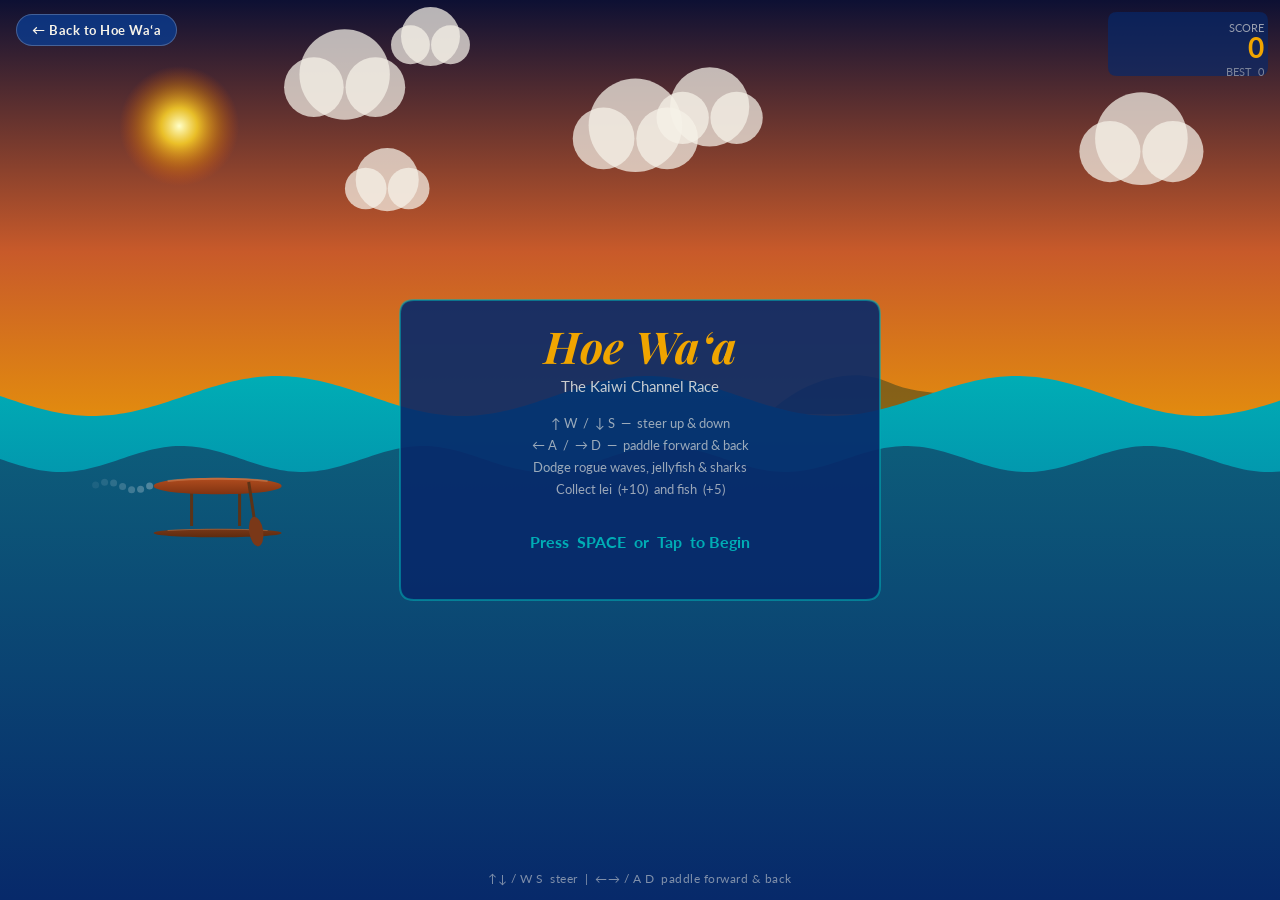
<file: canoe-game.html>
<!DOCTYPE html>
<html lang="en">
<head>
  <meta charset="UTF-8">
  <meta name="viewport" content="width=device-width, initial-scale=1.0, user-scalable=no">
  <title>Hoe Waʻa — The Channel Race</title>
  <link rel="preconnect" href="https://fonts.googleapis.com">
  <link rel="preconnect" href="https://fonts.gstatic.com" crossorigin>
  <link href="https://fonts.googleapis.com/css2?family=Playfair+Display:ital,wght@0,400;0,700;1,400&family=Lato:wght@300;400;700&display=swap" rel="stylesheet">
  <style>
    *, *::before, *::after { box-sizing: border-box; margin: 0; padding: 0; }
    html, body { width: 100%; height: 100%; overflow: hidden; background: #0b3d91; }
    canvas { display: block; }
    #backLink {
      position: fixed; top: 14px; left: 16px;
      color: #f7f3e9; font-family: 'Lato', sans-serif;
      font-size: 13px; font-weight: 700;
      background: rgba(11,61,145,0.78);
      padding: 7px 15px; border-radius: 22px;
      text-decoration: none; z-index: 10;
      letter-spacing: 0.5px;
      border: 1px solid rgba(255,255,255,0.22);
      transition: background 0.2s;
    }
    #backLink:hover { background: rgba(11,61,145,0.97); }
    #instructions {
      position: fixed; bottom: 14px; left: 50%;
      transform: translateX(-50%);
      color: rgba(247,243,233,0.5); font-family: 'Lato', sans-serif;
      font-size: 12px; letter-spacing: 0.5px;
      pointer-events: none; z-index: 10;
    }
  </style>
</head>
<body>
  <canvas id="gameCanvas"></canvas>
  <a id="backLink" href="fromscratch.html">← Back to Hoe Waʻa</a>
  <div id="instructions">↑↓ / W S &nbsp;steer &nbsp;|&nbsp; ←→ / A D &nbsp;paddle forward &amp; back</div>

  <script>
  // ============================================================
  //  HOE WAʻA — THE CHANNEL RACE
  //  Single-file HTML5 Canvas endless runner
  //  Hawaiian outrigger canoe — Kaiwi Channel crossing
  // ============================================================

  const canvas = document.getElementById('gameCanvas');
  const ctx    = canvas.getContext('2d');
  const TAU    = Math.PI * 2;

  // ── Color Palette ──────────────────────────────────────────
  const C = {
    ocean:  '#0b3d91', teal:  '#00adb5', gold:   '#f0a500',
    sand:   '#f7f3e9', dark:  '#2c3e50', white:  '#ffffff',
  };

  // Sky color phases [topColor, midColor, horizonColor] — cycles with score
  const SKY = [
    ['#0d1033', '#c85a2a', '#f0a500'],   // dawn
    ['#1565c0', '#42a5f5', '#90caf9'],   // midday
    ['#0b2060', '#e05a20', '#f6c030'],   // sunset
  ];

  // ── State ──────────────────────────────────────────────────
  let state      = 'START';  // 'START' | 'PLAYING' | 'GAMEOVER'
  let score      = 0;
  let best       = parseInt(localStorage.getItem('hoewaa_best') || '0');
  let speed      = 3.2;
  let scoreTick  = 0;
  let waveOff    = 0;
  let padAngle   = 0;
  let rbTimer    = 0;   // rainbow timer (ms accumulator)
  let rbAlpha    = 0;
  let lastTS     = 0;

  // ── Player ─────────────────────────────────────────────────
  const P = {
    x: 0, y: 0, vx: 0, vy: 0,
    hullHitW: 120, hullHitH: 20,   // main hull hitbox
    amaHitW:  108, amaHitH:  10,   // ama (outrigger) hitbox — 47px below hull center
    minX: 0, maxX: 0, minY: 0, maxY: 0,
  };

  // ── Input ──────────────────────────────────────────────────
  const keys = { up: false, down: false, left: false, right: false };
  let touchY0 = null;
  let touchX0 = null;

  // ── Clouds ─────────────────────────────────────────────────
  let clouds = [];

  // ── Game Objects ───────────────────────────────────────────
  let obstacles    = [];
  let collectibles = [];
  let particles    = [];
  let lastSpawnY   = -999;
  const spawner    = { t: 0, interval: 120 };

  // ── Resize ─────────────────────────────────────────────────
  function resize() {
    canvas.width  = window.innerWidth;
    canvas.height = window.innerHeight;
    P.minX = canvas.width  * 0.08;
    P.maxX = canvas.width  * 0.38;
    // minY anchored to wave surface (WAVES[0].yF = 0.44) so canoe stays in water
    P.minY = canvas.height * 0.46;
    P.maxY = canvas.height * 0.78;
    if (P.x === 0) P.x = canvas.width  * 0.17;
    if (P.y === 0) P.y = canvas.height * 0.54;
    P.x = clamp(P.x, P.minX, P.maxX);
    P.y = clamp(P.y, P.minY, P.maxY);
    initClouds();
  }

  function initClouds() {
    clouds = Array.from({ length: 6 }, () => ({
      x: Math.random() * canvas.width,
      y: canvas.height * (0.04 + Math.random() * 0.16),
      r: 25 + Math.random() * 22,
      s: 0.3 + Math.random() * 0.35,
    }));
  }

  // ── Helpers ────────────────────────────────────────────────
  function clamp(v, lo, hi) { return v < lo ? lo : v > hi ? hi : v; }

  function lerpHex(a, b, t) {
    const p = s => parseInt(s, 16);
    const r = Math.round(p(a.slice(1,3)) + (p(b.slice(1,3)) - p(a.slice(1,3))) * t);
    const g = Math.round(p(a.slice(3,5)) + (p(b.slice(3,5)) - p(a.slice(3,5))) * t);
    const bv= Math.round(p(a.slice(5,7)) + (p(b.slice(5,7)) - p(a.slice(5,7))) * t);
    return `rgb(${r},${g},${bv})`;
  }

  function skyColors() {
    const ph = Math.floor(score / 300) % 3;
    const nx = (ph + 1) % 3;
    const t  = (score % 300) / 300;
    return SKY[ph].map((c, i) => lerpHex(c, SKY[nx][i], t));
  }

  function roundRect(x, y, w, h, r) {
    ctx.beginPath();
    ctx.moveTo(x + r, y);
    ctx.lineTo(x + w - r, y); ctx.quadraticCurveTo(x + w, y,     x + w, y + r);
    ctx.lineTo(x + w, y + h - r); ctx.quadraticCurveTo(x + w, y + h, x + w - r, y + h);
    ctx.lineTo(x + r, y + h); ctx.quadraticCurveTo(x,     y + h, x,     y + h - r);
    ctx.lineTo(x, y + r); ctx.quadraticCurveTo(x, y, x + r, y);
    ctx.closePath();
  }

  // ── Draw: Sky + Sun ────────────────────────────────────────
  function drawSky() {
    const [top, mid, hor] = skyColors();
    const skyH = canvas.height * 0.56;
    const g = ctx.createLinearGradient(0, 0, 0, skyH);
    g.addColorStop(0,   top);
    g.addColorStop(0.5, mid);
    g.addColorStop(1,   hor);
    ctx.fillStyle = g;
    ctx.fillRect(0, 0, canvas.width, skyH);
  }

  function drawSun() {
    const t  = (score % 300) / 300;
    const sx = canvas.width  * (0.14 + t * 0.72);
    const sy = canvas.height * 0.14;
    const rg = ctx.createRadialGradient(sx, sy, 0, sx, sy, 60);
    rg.addColorStop(0,   'rgba(255,255,200,1)');
    rg.addColorStop(0.3, 'rgba(255,215,40,0.85)');
    rg.addColorStop(0.7, 'rgba(240,140,0,0.35)');
    rg.addColorStop(1,   'rgba(240,80,0,0)');
    ctx.fillStyle = rg;
    ctx.beginPath();
    ctx.arc(sx, sy, 60, 0, TAU);
    ctx.fill();
  }

  function drawIsland() {
    // Distant island silhouette that slowly drifts
    const drift = (waveOff * 0.08) % (canvas.width * 1.4);
    const ix = canvas.width * 0.6 - drift;
    const iy = canvas.height * 0.46;
    ctx.save();
    ctx.globalAlpha = 0.45;
    ctx.fillStyle = '#1a3520';
    ctx.beginPath();
    ctx.moveTo(ix,       iy);
    ctx.bezierCurveTo(ix+30,  iy-30, ix+80,  iy-50, ix+120, iy-32);
    ctx.bezierCurveTo(ix+160, iy-14, ix+200, iy-28, ix+240, iy);
    ctx.closePath();
    ctx.fill();
    ctx.restore();
  }

  function drawClouds() {
    clouds.forEach(c => {
      ctx.save();
      ctx.globalAlpha = 0.72;
      ctx.fillStyle = C.sand;
      [
        [0,      0,      c.r],
        [-c.r*0.68, c.r*0.28, c.r*0.66],
        [ c.r*0.68, c.r*0.28, c.r*0.66],
      ].forEach(([dx, dy, r]) => {
        ctx.beginPath();
        ctx.arc(c.x + dx, c.y + dy, r, 0, TAU);
        ctx.fill();
      });
      ctx.restore();
    });
  }

  // ── Draw: Ocean Waves ──────────────────────────────────────
  const WAVES = [
    { yF: 0.44, amp: 20, freq: 0.017, cTop: '#00adb5', cBot: '#0b3d91', sM: 1.0 },
    { yF: 0.51, amp: 13, freq: 0.026, cTop: '#0d5c7a', cBot: '#07296a', sM: 1.7 },
  ];

  function drawWave(w) {
    const yB = w.yF * canvas.height;
    const g  = ctx.createLinearGradient(0, yB - w.amp, 0, canvas.height);
    g.addColorStop(0, w.cTop);
    g.addColorStop(1, w.cBot);
    ctx.fillStyle = g;
    ctx.beginPath();
    ctx.moveTo(0, yB + Math.sin(waveOff * w.freq) * w.amp);
    for (let x = 4; x <= canvas.width; x += 4) {
      ctx.lineTo(x, yB + Math.sin((x + waveOff * w.sM) * w.freq) * w.amp);
    }
    ctx.lineTo(canvas.width, canvas.height);
    ctx.lineTo(0, canvas.height);
    ctx.closePath();
    ctx.fill();
  }

  // ── Draw: Rainbow ──────────────────────────────────────────
  function drawRainbow() {
    if (rbAlpha <= 0.01) return;
    const cx = canvas.width  * 0.5;
    const cy = canvas.height * 0.52;
    const colors = ['#ff4444','#ff8800','#ffee00','#44cc44','#4488ff','#8833ff'];
    ctx.save();
    colors.forEach((c, i) => {
      ctx.globalAlpha = rbAlpha * 0.5;
      ctx.strokeStyle = c;
      ctx.lineWidth   = 11;
      ctx.beginPath();
      ctx.arc(cx, cy, 175 + i * 14, Math.PI, 0);
      ctx.stroke();
    });
    ctx.restore();
  }

  // ── Draw: Canoe ────────────────────────────────────────────
  function drawHull(dark, light, scaleY = 1) {
    ctx.save();
    ctx.scale(1, scaleY);
    const g = ctx.createLinearGradient(0, -10, 0, 10);
    g.addColorStop(0, light); g.addColorStop(1, dark);
    ctx.fillStyle = g;
    ctx.beginPath();
    ctx.moveTo(-64, 0);
    ctx.bezierCurveTo(-64, -11, 64, -11, 64, 0);
    ctx.bezierCurveTo(64,  11, -64, 11, -64, 0);
    ctx.closePath();
    ctx.fill();
    // Sheen
    ctx.save();
    ctx.globalAlpha = 0.22;
    ctx.strokeStyle = '#ffe0b0';
    ctx.lineWidth   = 2;
    ctx.beginPath();
    ctx.moveTo(-50, -5);
    ctx.bezierCurveTo(-25, -8, 25, -8, 50, -5);
    ctx.stroke();
    ctx.restore();
    ctx.restore();
  }

  function drawCanoe(x, y) {
    ctx.save();
    ctx.translate(x, y);

    // Wake
    for (let i = 0; i < 7; i++) {
      ctx.save();
      ctx.globalAlpha = 0.28 - i * 0.035;
      ctx.fillStyle   = '#ffffff';
      ctx.beginPath();
      ctx.arc(-68 - i * 9, (Math.sin(waveOff * 0.3 + i) * 4), 3.5, 0, TAU);
      ctx.fill();
      ctx.restore();
    }

    // ʻIako spars (hull → ama)
    ctx.strokeStyle = '#5c3317';
    ctx.lineWidth   = 3;
    ctx.beginPath(); ctx.moveTo(-26, 7);  ctx.lineTo(-26, 40); ctx.stroke();
    ctx.beginPath(); ctx.moveTo( 22, 7);  ctx.lineTo( 22, 40); ctx.stroke();

    // Ama (outrigger float)
    ctx.save();
    ctx.translate(0, 47);
    drawHull('#5c2a0e', '#7a3818', 0.52);
    ctx.restore();

    // Main hull
    drawHull('#7a3010', '#b85020');

    // Paddle (animated)
    ctx.save();
    ctx.translate(32, 2);
    ctx.rotate(Math.sin(padAngle) * 0.5 - 0.15);
    ctx.strokeStyle = '#5c3317';
    ctx.lineWidth   = 3;
    ctx.beginPath(); ctx.moveTo(0, -6); ctx.lineTo(0, 34); ctx.stroke();
    ctx.fillStyle = '#7a3818';
    ctx.beginPath();
    ctx.ellipse(0, 44, 7, 15, 0, 0, TAU);
    ctx.fill();
    ctx.restore();

    ctx.restore();
  }

  // ── Draw: Obstacles ────────────────────────────────────────
  function drawObstacle(o) {
    ctx.save();
    ctx.translate(o.x, o.y);

    if (o.type === 'wave') {
      const h = o.h, w = o.w;
      const g = ctx.createLinearGradient(0, 0, 0, -h);
      g.addColorStop(0,   '#00adb5');
      g.addColorStop(0.6, '#b0ecf5');
      g.addColorStop(1,   '#ffffff');
      ctx.fillStyle = g;
      ctx.beginPath();
      ctx.moveTo(-w/2, 8);
      ctx.quadraticCurveTo(-w/4, -h*0.45, 0, -h);
      ctx.quadraticCurveTo( w/4, -h*0.45, w/2,  8);
      ctx.closePath();
      ctx.fill();
      // Foam crown
      ctx.fillStyle = 'rgba(255,255,255,0.85)';
      ctx.beginPath();
      ctx.arc(0, -h, 9, 0, TAU);
      ctx.fill();
      ctx.beginPath();
      ctx.arc(-10, -h + 6, 6, 0, TAU);
      ctx.arc( 10, -h + 6, 6, 0, TAU);
      ctx.fill();

    } else if (o.type === 'jellyfish') {
      // Bell
      const rg = ctx.createRadialGradient(0, -4, 2, 0, -4, 24);
      rg.addColorStop(0, 'rgba(230,110,210,0.92)');
      rg.addColorStop(1, 'rgba(130,40,190,0.38)');
      ctx.fillStyle = rg;
      ctx.beginPath();
      ctx.arc(0, 0, 24, Math.PI, 0);
      ctx.closePath();
      ctx.fill();
      // Dome highlight
      ctx.save();
      ctx.globalAlpha = 0.35;
      ctx.fillStyle = '#ffffff';
      ctx.beginPath();
      ctx.arc(-6, -10, 10, Math.PI * 1.1, Math.PI * 1.85);
      ctx.fill();
      ctx.restore();
      // Tentacles
      ctx.strokeStyle = 'rgba(190,70,170,0.6)';
      ctx.lineWidth = 2;
      for (let t = 0; t < 5; t++) {
        const tx = -16 + t * 8;
        const wave = waveOff * 0.05 + t * 1.2;
        ctx.beginPath();
        ctx.moveTo(tx, 8);
        ctx.quadraticCurveTo(tx + Math.sin(wave) * 9, 22, tx + Math.sin(wave + 1.1) * 7, 36);
        ctx.stroke();
      }

    } else if (o.type === 'shark') {
      // Body
      const sg = ctx.createLinearGradient(0, -8, 0, 14);
      sg.addColorStop(0, '#4a6e80');
      sg.addColorStop(1, '#2c4a5a');
      ctx.fillStyle = sg;
      ctx.beginPath();
      ctx.moveTo(-30, 7);
      ctx.bezierCurveTo(-30, -8, 30, -8, 30, 7);
      ctx.bezierCurveTo(30, 16, -30, 16, -30, 7);
      ctx.closePath();
      ctx.fill();
      // Belly
      ctx.fillStyle = 'rgba(200,220,225,0.55)';
      ctx.beginPath();
      ctx.ellipse(2, 10, 20, 5, 0, 0, TAU);
      ctx.fill();
      // Dorsal fin
      ctx.fillStyle = '#3a5e70';
      ctx.beginPath();
      ctx.moveTo(2, -8);
      ctx.lineTo(14, -30);
      ctx.lineTo(20, -8);
      ctx.closePath();
      ctx.fill();
      // Eye
      ctx.fillStyle = '#000';
      ctx.beginPath(); ctx.arc(20, 2, 3.5, 0, TAU); ctx.fill();
      ctx.fillStyle = '#fff';
      ctx.beginPath(); ctx.arc(21, 1, 1.4, 0, TAU); ctx.fill();
      // Tail
      ctx.fillStyle = '#3a5e70';
      ctx.beginPath();
      ctx.moveTo(-30, 7);
      ctx.lineTo(-44, -5);
      ctx.lineTo(-44, 18);
      ctx.closePath();
      ctx.fill();
    }
    ctx.restore();
  }

  // ── Draw: Collectibles ─────────────────────────────────────
  function drawCollectible(c) {
    ctx.save();
    ctx.translate(c.x, c.y + Math.sin(waveOff * 0.06 + c.x * 0.01) * 5);

    if (c.type === 'lei') {
      const pColors = ['#f0a500','#ff6b9d','#ff8c42','#ffe066','#ff4488','#ffd700'];
      for (let i = 0; i < 8; i++) {
        const a = (i / 8) * TAU;
        ctx.fillStyle = pColors[i % pColors.length];
        ctx.beginPath();
        ctx.arc(Math.cos(a) * 17, Math.sin(a) * 17, 6.5, 0, TAU);
        ctx.fill();
      }
      ctx.fillStyle = '#fff8e0';
      ctx.beginPath(); ctx.arc(0, 0, 5.5, 0, TAU); ctx.fill();
      ctx.fillStyle = C.gold;
      ctx.beginPath(); ctx.arc(0, 0, 3, 0, TAU); ctx.fill();

    } else { // fish
      ctx.fillStyle = '#f0a500';
      ctx.beginPath();
      ctx.ellipse(0, 0, 14, 8, 0, 0, TAU);
      ctx.fill();
      // Scales hint
      ctx.save();
      ctx.globalAlpha = 0.25;
      ctx.strokeStyle = '#c07800';
      ctx.lineWidth = 1;
      for (let s = -6; s <= 6; s += 6) {
        ctx.beginPath();
        ctx.arc(s, 0, 5, -Math.PI * 0.5, Math.PI * 0.5);
        ctx.stroke();
      }
      ctx.restore();
      // Tail
      ctx.fillStyle = '#d08800';
      ctx.beginPath();
      ctx.moveTo(-14, 0);
      ctx.lineTo(-23, -8);
      ctx.lineTo(-23, 8);
      ctx.closePath();
      ctx.fill();
      // Fin
      ctx.fillStyle = '#e09400';
      ctx.beginPath();
      ctx.moveTo(-2, -8);
      ctx.lineTo(4, -14);
      ctx.lineTo(8, -8);
      ctx.closePath();
      ctx.fill();
      // Eye
      ctx.fillStyle = '#000';
      ctx.beginPath(); ctx.arc(9, -2, 2.8, 0, TAU); ctx.fill();
      ctx.fillStyle = '#fff';
      ctx.beginPath(); ctx.arc(10, -2.5, 1.2, 0, TAU); ctx.fill();
    }
    ctx.restore();
  }

  // ── Draw: Particles ────────────────────────────────────────
  function drawParticles() {
    ctx.save();
    ctx.textAlign = 'center';
    ctx.font = 'bold 19px "Lato", sans-serif';
    particles.forEach(p => {
      ctx.globalAlpha = p.life / p.maxLife;
      ctx.fillStyle   = p.color;
      ctx.fillText(p.text, p.x, p.y);
    });
    ctx.restore();
  }

  // ── Draw: HUD ──────────────────────────────────────────────
  function drawHUD() {
    const rx = canvas.width - 172, ry = 12, rw = 160, rh = 64;
    ctx.fillStyle = 'rgba(7,41,106,0.68)';
    roundRect(rx, ry, rw, rh, 9);
    ctx.fill();

    ctx.textAlign = 'right';
    ctx.font = '11px "Lato", sans-serif';
    ctx.fillStyle = 'rgba(247,243,233,0.6)';
    ctx.fillText('SCORE', canvas.width - 16, ry + 20);

    ctx.font = 'bold 28px "Lato", sans-serif';
    ctx.fillStyle = C.gold;
    ctx.fillText(score, canvas.width - 16, ry + 46);

    ctx.font = '11px "Lato", sans-serif';
    ctx.fillStyle = 'rgba(247,243,233,0.45)';
    ctx.fillText(`BEST  ${best}`, canvas.width - 16, ry + 64);
  }

  // ── Draw: Overlay screens ──────────────────────────────────
  function drawStart() {
    const cw = canvas.width, ch = canvas.height;
    const bw = Math.min(480, cw - 40), bh = 300;
    const bx = (cw - bw) / 2, by = (ch - bh) / 2;

    ctx.fillStyle = 'rgba(7,41,106,0.90)';
    roundRect(bx, by, bw, bh, 14); ctx.fill();
    ctx.strokeStyle = 'rgba(0,173,181,0.55)';
    ctx.lineWidth = 2;
    roundRect(bx, by, bw, bh, 14); ctx.stroke();

    ctx.textAlign = 'center';
    ctx.font = 'bold italic 44px "Playfair Display", serif';
    ctx.fillStyle = C.gold;
    ctx.fillText('Hoe Waʻa', cw/2, by + 64);

    ctx.font = '15px "Lato", sans-serif';
    ctx.fillStyle = 'rgba(247,243,233,0.8)';
    ctx.fillText('The Kaiwi Channel Race', cw/2, by + 92);

    ctx.fillStyle = 'rgba(247,243,233,0.62)';
    ctx.font = '13px "Lato", sans-serif';
    const lines = [
      '↑ W  /  ↓ S  —  steer up & down',
      '← A  /  → D  —  paddle forward & back',
      'Dodge rogue waves, jellyfish & sharks',
      'Collect lei  (+10)  and fish  (+5)',
    ];
    lines.forEach((l, i) => ctx.fillText(l, cw/2, by + 128 + i * 22));

    if (Date.now() % 1100 > 500) {
      ctx.font = 'bold 16px "Lato", sans-serif';
      ctx.fillStyle = C.teal;
      ctx.fillText('Press  SPACE  or  Tap  to Begin', cw/2, by + 248);
    }

    if (best > 0) {
      ctx.font = '11px "Lato", sans-serif';
      ctx.fillStyle = 'rgba(247,243,233,0.35)';
      ctx.fillText(`Best: ${best}`, cw/2, by + 284);
    }
  }

  function drawGameOver() {
    ctx.fillStyle = 'rgba(0,0,0,0.42)';
    ctx.fillRect(0, 0, canvas.width, canvas.height);

    const cw = canvas.width, ch = canvas.height;
    const bw = Math.min(440, cw - 40), bh = 268;
    const bx = (cw - bw) / 2, by = (ch - bh) / 2;

    ctx.fillStyle = 'rgba(7,41,106,0.93)';
    roundRect(bx, by, bw, bh, 14); ctx.fill();
    ctx.strokeStyle = 'rgba(240,165,0,0.65)';
    ctx.lineWidth = 2;
    roundRect(bx, by, bw, bh, 14); ctx.stroke();

    ctx.textAlign = 'center';
    ctx.font = 'bold italic 46px "Playfair Display", serif';
    ctx.fillStyle = C.gold;
    ctx.fillText('Wipeout!', cw/2, by + 62);

    ctx.font = '14px "Lato", sans-serif';
    ctx.fillStyle = 'rgba(247,243,233,0.72)';
    ctx.fillText('Your channel run has ended', cw/2, by + 91);

    ctx.font = 'bold 34px "Lato", sans-serif';
    ctx.fillStyle = C.white;
    ctx.fillText(`Score: ${score}`, cw/2, by + 142);

    if (score > 0 && score >= best) {
      ctx.font = 'bold 14px "Lato", sans-serif';
      ctx.fillStyle = C.gold;
      ctx.fillText('New Best Score!', cw/2, by + 168);
    } else {
      ctx.font = '13px "Lato", sans-serif';
      ctx.fillStyle = 'rgba(247,243,233,0.5)';
      ctx.fillText(`Best: ${best}`, cw/2, by + 168);
    }

    if (Date.now() % 1100 > 500) {
      ctx.font = 'bold 15px "Lato", sans-serif';
      ctx.fillStyle = C.teal;
      ctx.fillText('Press  R  or  Tap  to Race Again', cw/2, by + 228);
    }
  }

  // ── Object Factories ───────────────────────────────────────
  function makeObs(type, x, y) {
    if (type === 'wave') {
      const h = 55 + Math.random() * 38;
      return { type, x, y, w: 40, h, hitW: 34, hitH: h * 0.75, hitOffY: -h * 0.38 };
    } else if (type === 'jellyfish') {
      return { type, x, y, w: 48, h: 48, hitW: 40, hitH: 46, hitOffY: -6 };
    } else {
      return { type, x, y, w: 58, h: 32, hitW: 52, hitH: 28, hitOffY: 0 };
    }
  }

  function makeCol(type, x, y) {
    return { type, x, y, hitW: 40, hitH: 40, done: false };
  }

  // ── Spawner ────────────────────────────────────────────────
  function spawnTick(dt) {
    spawner.t += dt;
    if (spawner.t < spawner.interval) return;
    spawner.t = 0;

    const laneN = 6;
    const range = P.maxY - P.minY;
    const laneH = range / laneN;

    let lane  = Math.floor(Math.random() * laneN);
    let spawnY = P.minY + lane * laneH + laneH * 0.5;

    if (Math.abs(spawnY - lastSpawnY) < 55) {
      lane   = (lane + 3) % laneN;
      spawnY = P.minY + lane * laneH + laneH * 0.5;
    }
    lastSpawnY = spawnY;

    const sx = canvas.width + 72;

    if (Math.random() < 0.60) {
      const r = Math.random();
      const t = r < 0.40 ? 'wave' : r < 0.73 ? 'jellyfish' : 'shark';
      obstacles.push(makeObs(t, sx, spawnY));
    } else {
      collectibles.push(makeCol(Math.random() < 0.58 ? 'lei' : 'fish', sx, spawnY));
    }

    obstacles    = obstacles.filter(o => o.x > -140);
    collectibles = collectibles.filter(c => c.x > -140 && !c.done);
  }

  // ── Collision ──────────────────────────────────────────────
  function aabb(ax, ay, aw, ah, bx, by, bw, bh) {
    return Math.abs(ax - bx) < (aw + bw) * 0.5 &&
           Math.abs(ay - by) < (ah + bh) * 0.5;
  }

  function checkCollisions() {
    for (const o of obstacles) {
      const oy = o.y + o.hitOffY;
      // Hit if either the main hull OR the ama (outrigger, 47px below) touches the obstacle
      if (aabb(P.x, P.y,      P.hullHitW, P.hullHitH, o.x, oy, o.hitW, o.hitH) ||
          aabb(P.x, P.y + 47, P.amaHitW,  P.amaHitH,  o.x, oy, o.hitW, o.hitH)) {
        gameOver(); return;
      }
    }
    for (const c of collectibles) {
      if (c.done) continue;
      if (aabb(P.x, P.y, P.hullHitW + 14, P.hullHitH + 14, c.x, c.y, c.hitW, c.hitH)) {
        c.done = true;
        const pts = c.type === 'lei' ? 10 : 5;
        score += pts;
        particles.push({ x: c.x, y: c.y - 10, text: `+${pts}`, life: 55, maxLife: 55, vy: -1.4, color: C.gold });
      }
    }
  }

  // ── Update Functions ───────────────────────────────────────
  function updatePlayer(dt) {
    if (keys.up)    P.vy -= 0.88 * dt;
    if (keys.down)  P.vy += 0.88 * dt;
    if (keys.left)  P.vx -= 0.42 * dt;
    if (keys.right) P.vx += 0.42 * dt;
    P.vy *= Math.pow(0.84, dt);
    P.vx *= Math.pow(0.84, dt);
    P.y  += P.vy * dt;
    P.x  += P.vx * dt;
    P.y   = clamp(P.y, P.minY, P.maxY);
    P.x   = clamp(P.x, P.minX, P.maxX);
  }

  function updateRainbow(dt) {
    rbTimer += dt * 16.67;
    const cycle = 20000, show = 4000, fade = 600;
    const ph = rbTimer % cycle;
    if (ph < show) {
      rbAlpha = ph < fade ? ph / fade : ph > show - fade ? (show - ph) / fade : 1.0;
    } else {
      rbAlpha = 0;
    }
  }

  function update(dt) {
    if (state !== 'PLAYING') return;
    waveOff  += speed * dt;
    padAngle += 0.09 * dt;
    updatePlayer(dt);
    obstacles.forEach(o => { o.x -= speed * dt; });
    collectibles.forEach(c => { c.x -= speed * dt; });
    particles.forEach(p => { p.y += p.vy * dt; p.life -= dt; });
    particles = particles.filter(p => p.life > 0);
    clouds.forEach(c => { c.x -= c.s * speed * 0.13 * dt; if (c.x < -80) c.x = canvas.width + 80; });
    updateRainbow(dt);
    spawnTick(dt);
    // Score + difficulty
    scoreTick += dt;
    if (scoreTick >= 60) { score++; scoreTick = 0; }
    speed = Math.min(3.2 + score * 0.013, 9.8);
    spawner.interval = Math.max(120 - score * 0.27, 50);
    checkCollisions();
  }

  // ── Main Draw ──────────────────────────────────────────────
  function draw() {
    ctx.clearRect(0, 0, canvas.width, canvas.height);
    drawSky();
    drawSun();
    drawIsland();
    drawClouds();
    drawRainbow();
    WAVES.forEach(drawWave);
    obstacles.forEach(drawObstacle);
    collectibles.filter(c => !c.done).forEach(drawCollectible);
    drawCanoe(P.x, P.y);
    drawParticles();
    drawHUD();
    if (state === 'START')    drawStart();
    if (state === 'GAMEOVER') drawGameOver();
  }

  // ── Game Control ───────────────────────────────────────────
  function startGame() {
    if (state !== 'START') return;
    state = 'PLAYING';
  }

  function gameOver() {
    if (score > best) { best = score; localStorage.setItem('hoewaa_best', best); }
    state = 'GAMEOVER';
  }

  function resetGame() {
    score = 0; speed = 3.2; scoreTick = 0;
    obstacles = []; collectibles = []; particles = [];
    spawner.t = 0; spawner.interval = 120;
    P.x = canvas.width * 0.17; P.vx = 0;
    P.y = canvas.height * 0.54; P.vy = 0;
    rbTimer = 0; rbAlpha = 0; lastSpawnY = -999;
    state = 'PLAYING';
  }

  // ── Input ──────────────────────────────────────────────────
  document.addEventListener('keydown', e => {
    if (e.code === 'ArrowUp'    || e.code === 'KeyW') { keys.up    = true;  e.preventDefault(); }
    if (e.code === 'ArrowDown'  || e.code === 'KeyS') { keys.down  = true;  e.preventDefault(); }
    if (e.code === 'ArrowLeft'  || e.code === 'KeyA') { keys.left  = true;  e.preventDefault(); }
    if (e.code === 'ArrowRight' || e.code === 'KeyD') { keys.right = true;  e.preventDefault(); }
    if (e.code === 'Space'  && state === 'START')    { startGame();          e.preventDefault(); }
    if (e.code === 'KeyR'   && state === 'GAMEOVER') { resetGame();          e.preventDefault(); }
  });
  document.addEventListener('keyup', e => {
    if (e.code === 'ArrowUp'    || e.code === 'KeyW') keys.up    = false;
    if (e.code === 'ArrowDown'  || e.code === 'KeyS') keys.down  = false;
    if (e.code === 'ArrowLeft'  || e.code === 'KeyA') keys.left  = false;
    if (e.code === 'ArrowRight' || e.code === 'KeyD') keys.right = false;
  });

  canvas.addEventListener('touchstart', e => {
    touchY0 = e.touches[0].clientY;
    touchX0 = e.touches[0].clientX;
    if (state === 'START')    startGame();
    if (state === 'GAMEOVER') resetGame();
    e.preventDefault();
  }, { passive: false });

  canvas.addEventListener('touchmove', e => {
    e.preventDefault();
    const dy = e.touches[0].clientY - touchY0;
    const dx = e.touches[0].clientX - touchX0;
    keys.up    = dy < -14;
    keys.down  = dy >  14;
    keys.left  = dx < -14;
    keys.right = dx >  14;
  }, { passive: false });

  canvas.addEventListener('touchend', () => {
    keys.up = keys.down = keys.left = keys.right = false;
  });

  // ── Loop ───────────────────────────────────────────────────
  function loop(ts) {
    const dt = lastTS ? clamp((ts - lastTS) / 16.67, 0.1, 3) : 1;
    lastTS = ts;
    update(dt);
    draw();
    requestAnimationFrame(loop);
  }

  // ── Init ───────────────────────────────────────────────────
  window.addEventListener('resize', resize);
  resize();
  requestAnimationFrame(loop);
  </script>
</body>
</html>
</file>
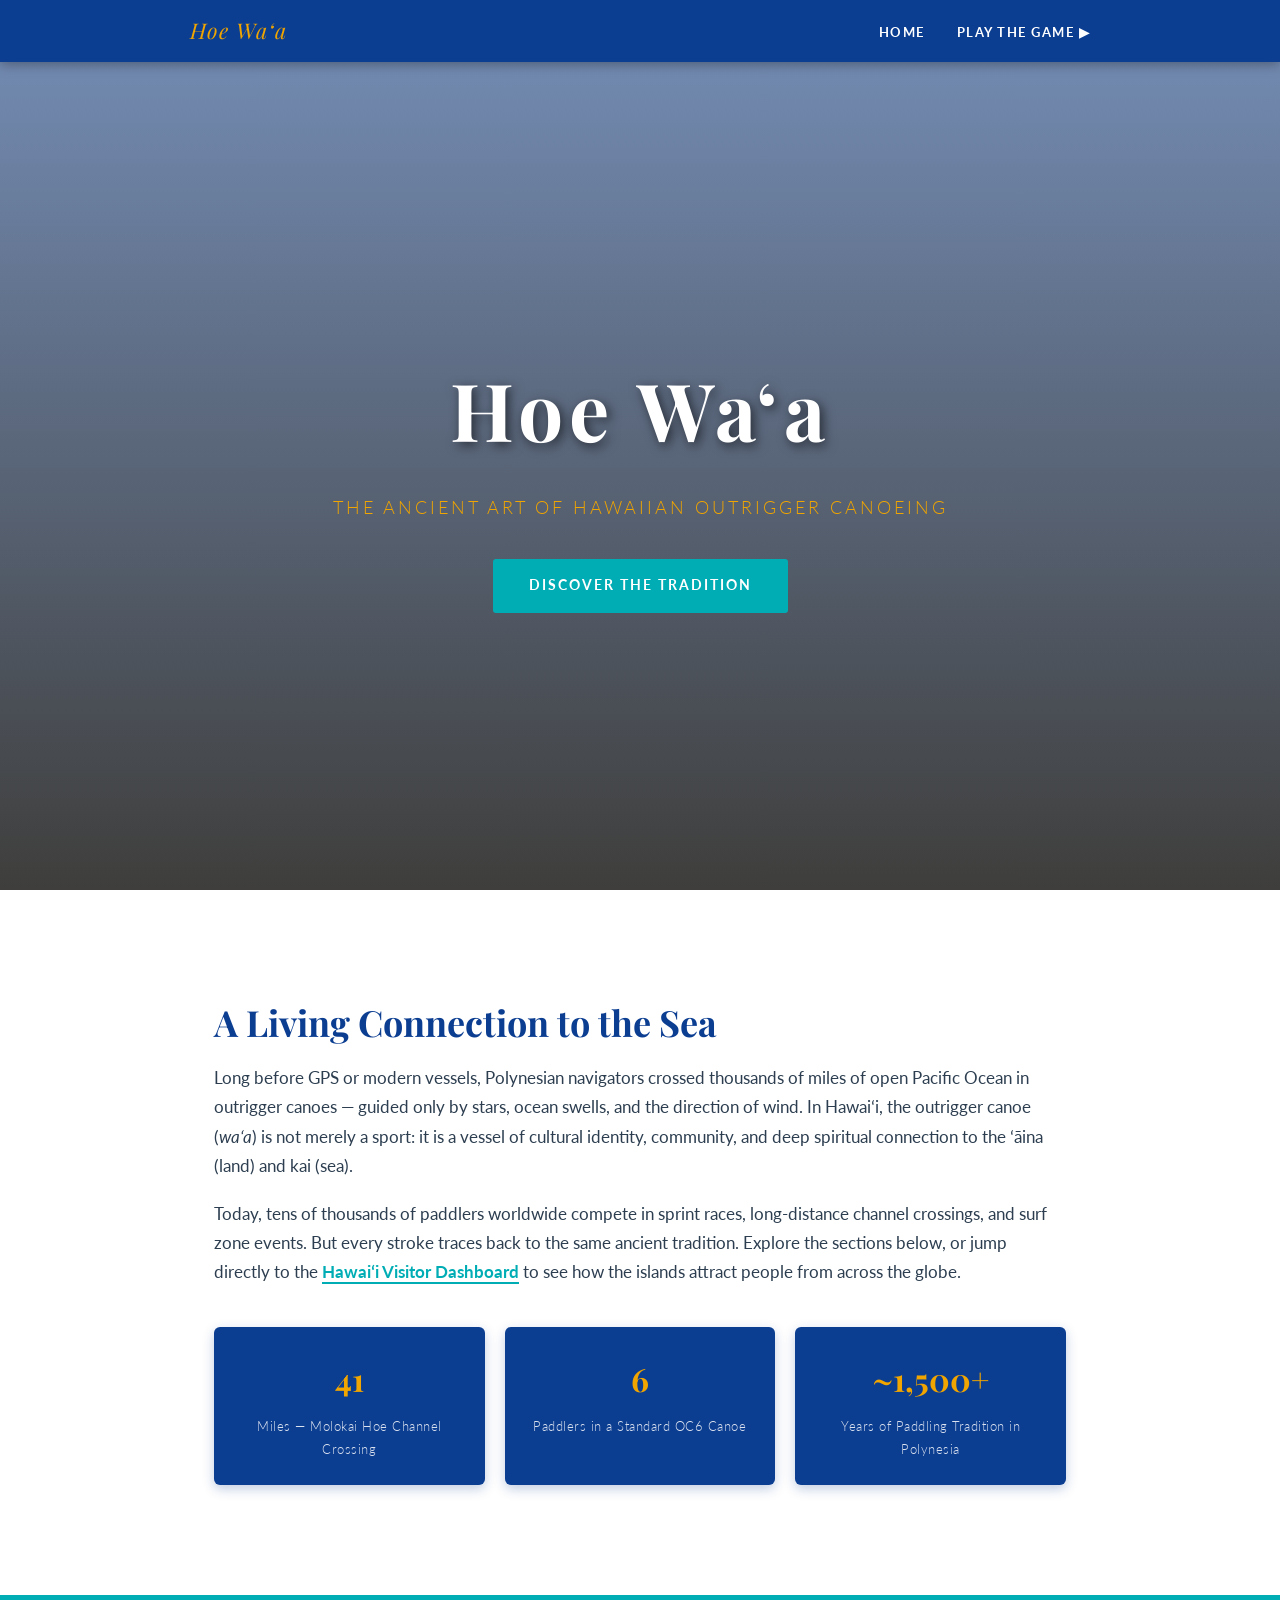
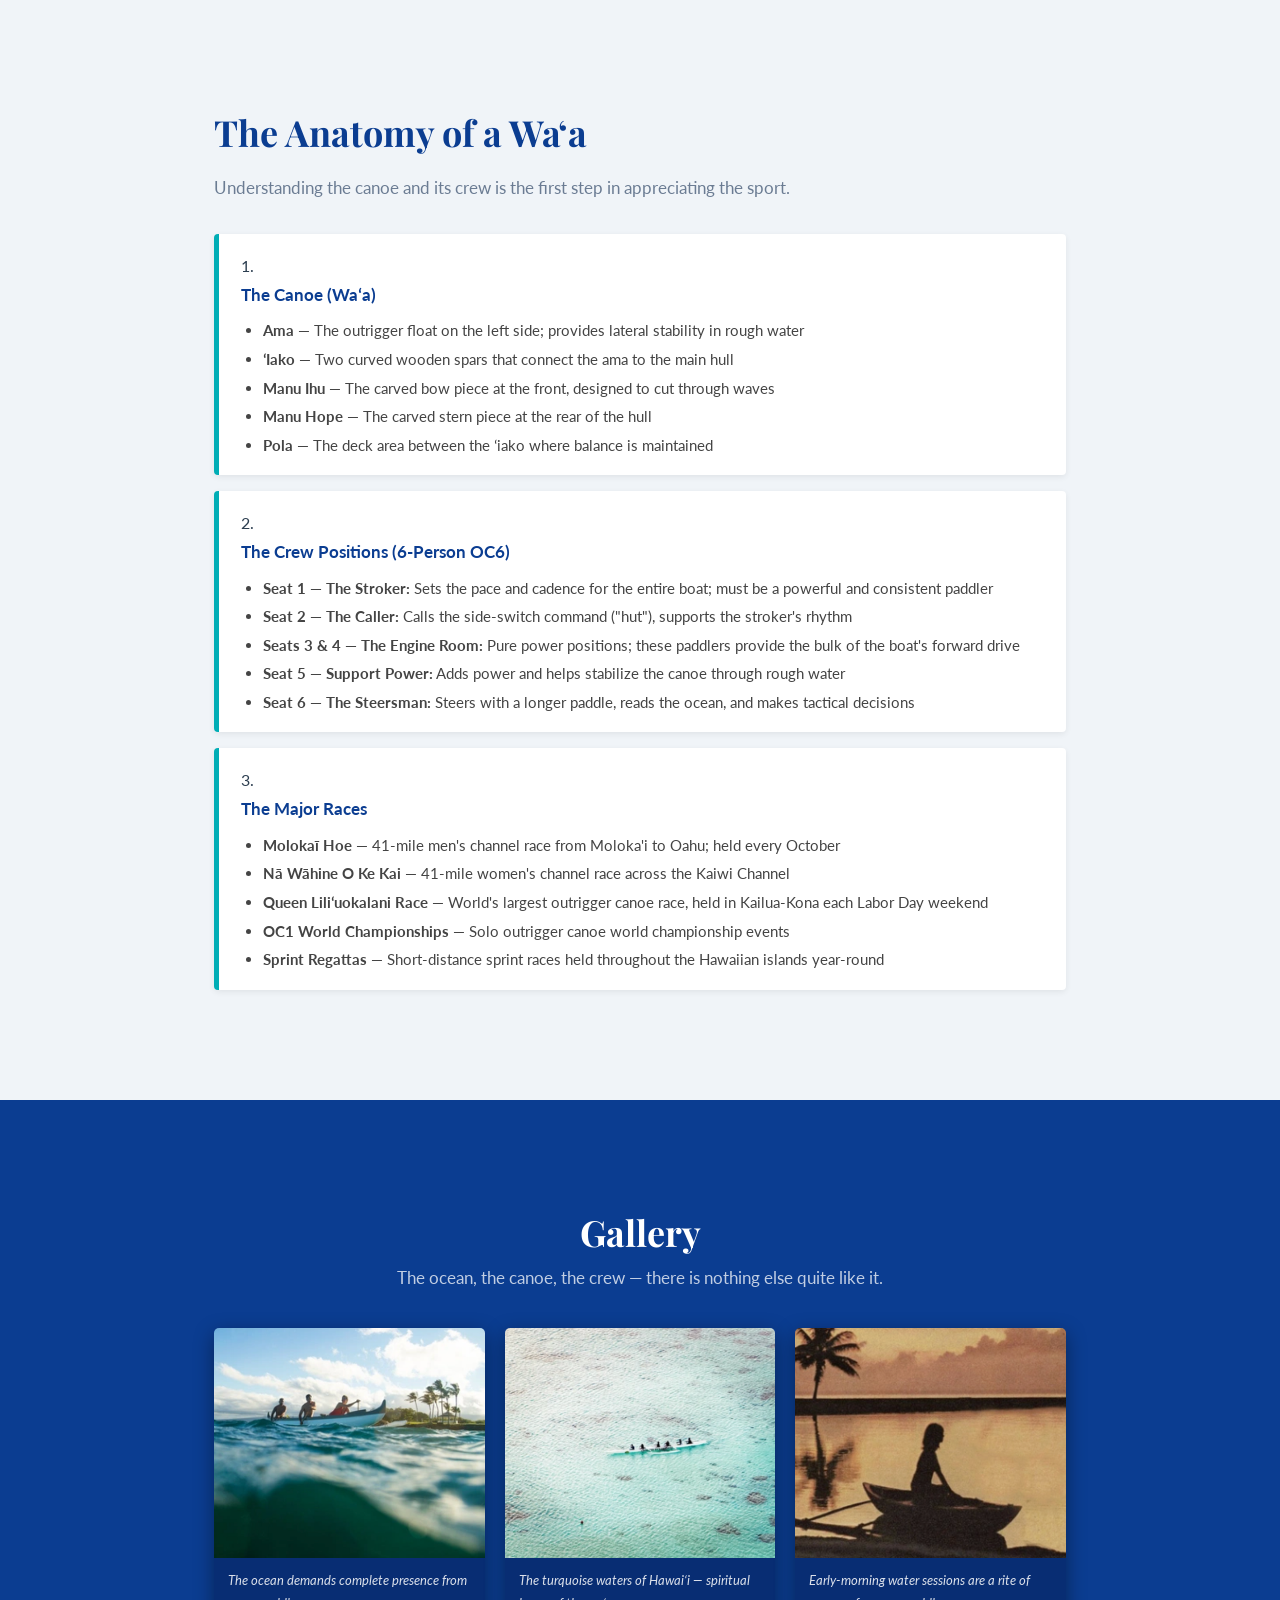
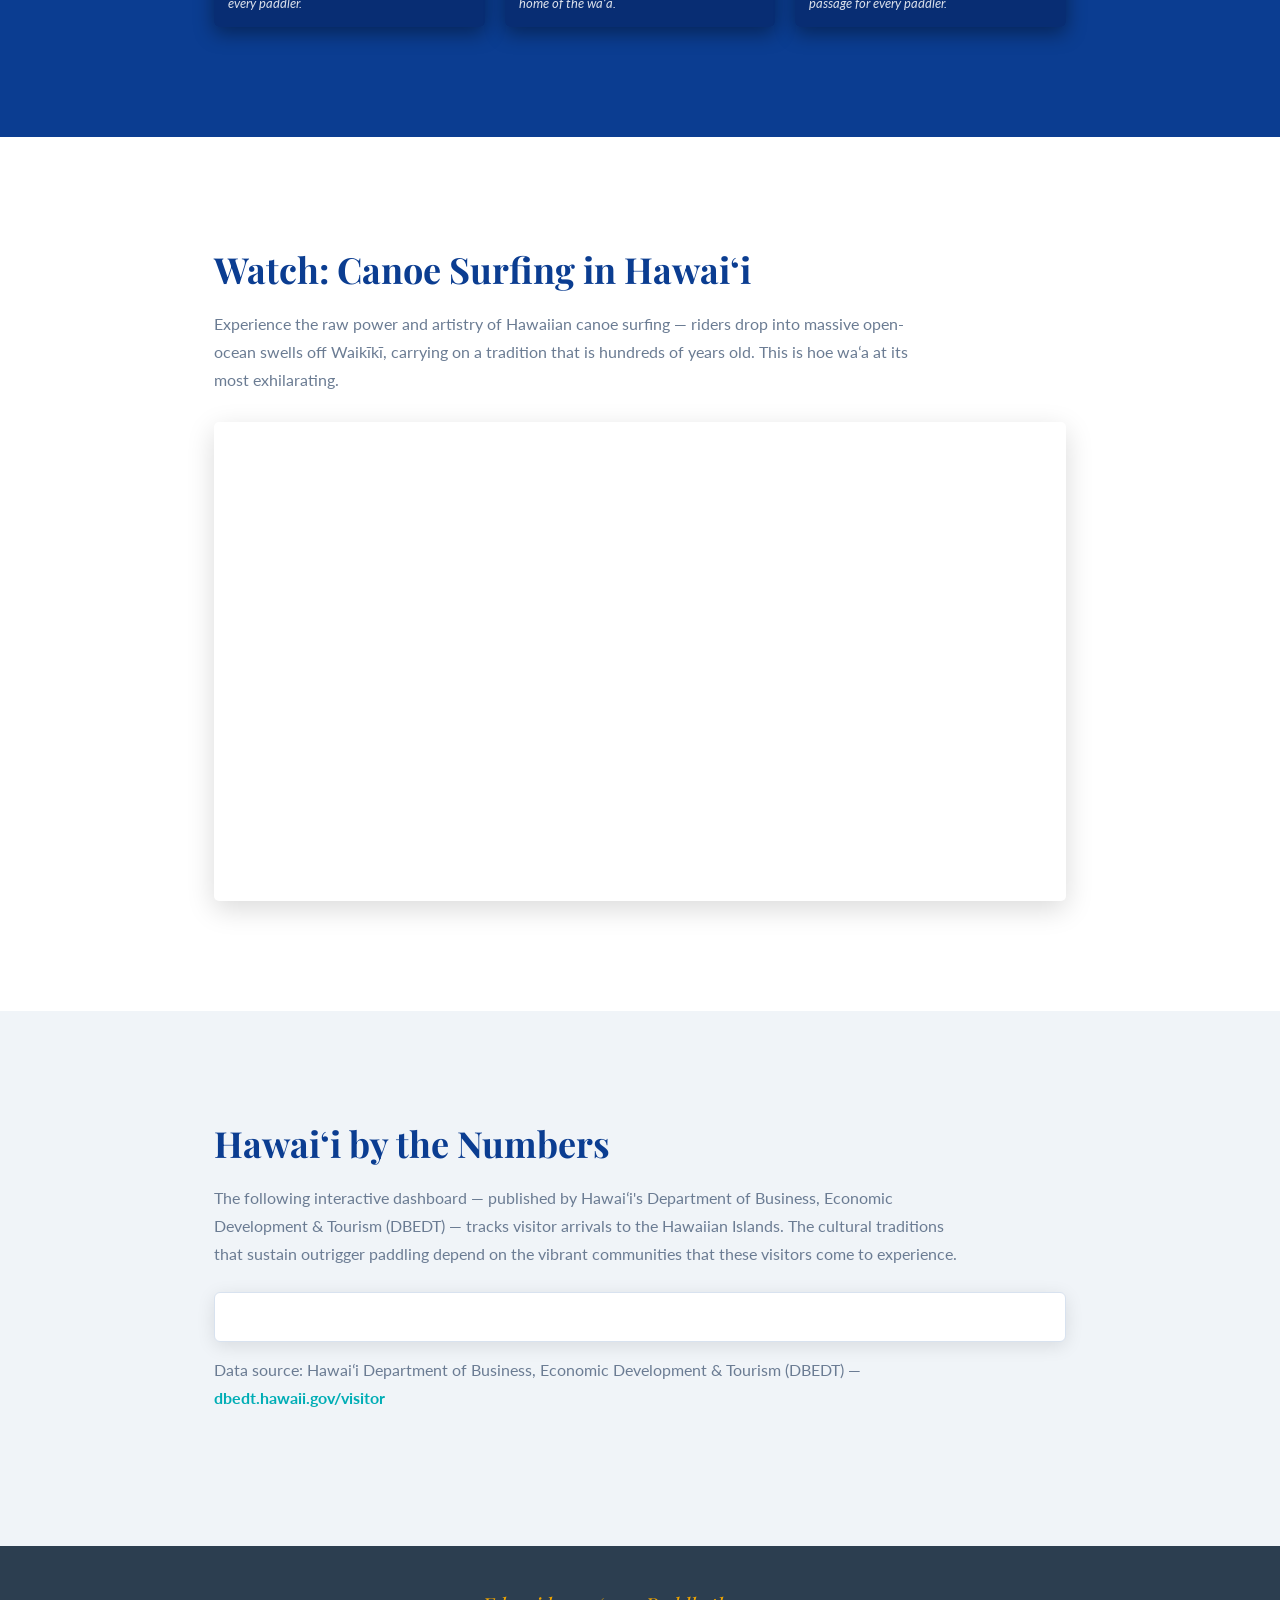
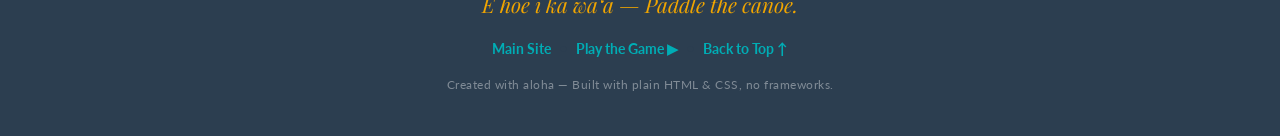
<file: fromscratch.html>
<!DOCTYPE html>
<html lang="en">
<head>
    <meta charset="UTF-8">
    <meta name="viewport" content="width=device-width, initial-scale=1.0">
    <title>Hoe Waʻa — The Art of Hawaiian Outrigger Canoeing</title>
    <link rel="preconnect" href="https://fonts.googleapis.com">
    <link rel="preconnect" href="https://fonts.gstatic.com" crossorigin>
    <link href="https://fonts.googleapis.com/css2?family=Playfair+Display:ital,wght@0,400;0,700;1,400&family=Lato:wght@300;400;700&display=swap" rel="stylesheet">
    <link rel="stylesheet" href="css/scratchstyles.css">
</head>
<body>

    <!-- ========== NAVIGATION ========== -->
    <nav id="main-nav">
        <div class="nav-container">
            <span class="nav-brand">Hoe Waʻa</span>
            <div class="nav-links">
                <a href="index.html">Home</a>
                <a href="canoe-game.html">Play the Game &#9654;</a>
            </div>
        </div>
    </nav>

    <!-- ========== HERO SECTION ========== -->
    <div id="hero-section">
        <div class="hero-overlay">
            <h1 id="top">Hoe Waʻa</h1>
            <p class="hero-subtitle">The Ancient Art of Hawaiian Outrigger Canoeing</p>
            <a href="#intro-section" class="hero-btn">Discover the Tradition</a>
        </div>
    </div>

    <!-- ========== INTRODUCTION SECTION ========== -->
    <div id="intro-section">
        <div class="section-inner">
            <h2>A Living Connection to the Sea</h2>
            <p>
                Long before GPS or modern vessels, Polynesian navigators crossed thousands of miles of open
                Pacific Ocean in outrigger canoes — guided only by stars, ocean swells, and the direction of
                wind. In Hawaiʻi, the outrigger canoe (<em>waʻa</em>) is not merely a sport: it is a vessel
                of cultural identity, community, and deep spiritual connection to the ʻāina (land) and kai (sea).
            </p>
            <p>
                Today, tens of thousands of paddlers worldwide compete in sprint races, long-distance channel
                crossings, and surf zone events. But every stroke traces back to the same ancient tradition.
                Explore the sections below, or jump directly to the
                <a href="#data-section">Hawaiʻi Visitor Dashboard</a> to see how the islands attract people
                from across the globe.
            </p>

            <div class="quick-facts">
                <div class="fact-card">
                    <span class="fact-number">41</span>
                    <span class="fact-label">Miles — Molokai Hoe Channel Crossing</span>
                </div>
                <div class="fact-card">
                    <span class="fact-number">6</span>
                    <span class="fact-label">Paddlers in a Standard OC6 Canoe</span>
                </div>
                <div class="fact-card">
                    <span class="fact-number">~1,500+</span>
                    <span class="fact-label">Years of Paddling Tradition in Polynesia</span>
                </div>
            </div>
        </div>
    </div>

    <!-- ========== ANATOMY SECTION ========== -->
    <div id="anatomy-section">
        <div class="section-inner">
            <h2>The Anatomy of a Waʻa</h2>
            <p class="section-lead">Understanding the canoe and its crew is the first step in appreciating the sport.</p>

            <!-- ORDERED LIST WITH EMBEDDED UNORDERED LISTS -->
            <ol class="main-list">
                <li>
                    <strong>The Canoe (Waʻa)</strong>
                    <ul class="sub-list">
                        <li><strong>Ama</strong> — The outrigger float on the left side; provides lateral stability in rough water</li>
                        <li><strong>ʻIako</strong> — Two curved wooden spars that connect the ama to the main hull</li>
                        <li><strong>Manu Ihu</strong> — The carved bow piece at the front, designed to cut through waves</li>
                        <li><strong>Manu Hope</strong> — The carved stern piece at the rear of the hull</li>
                        <li><strong>Pola</strong> — The deck area between the ʻiako where balance is maintained</li>
                    </ul>
                </li>
                <li>
                    <strong>The Crew Positions (6-Person OC6)</strong>
                    <ul class="sub-list">
                        <li><strong>Seat 1 — The Stroker:</strong> Sets the pace and cadence for the entire boat; must be a powerful and consistent paddler</li>
                        <li><strong>Seat 2 — The Caller:</strong> Calls the side-switch command ("hut"), supports the stroker's rhythm</li>
                        <li><strong>Seats 3 &amp; 4 — The Engine Room:</strong> Pure power positions; these paddlers provide the bulk of the boat's forward drive</li>
                        <li><strong>Seat 5 — Support Power:</strong> Adds power and helps stabilize the canoe through rough water</li>
                        <li><strong>Seat 6 — The Steersman:</strong> Steers with a longer paddle, reads the ocean, and makes tactical decisions</li>
                    </ul>
                </li>
                <li>
                    <strong>The Major Races</strong>
                    <ul class="sub-list">
                        <li><strong>Molokaī Hoe</strong> — 41-mile men's channel race from Moloka'i to Oahu; held every October</li>
                        <li><strong>Nā Wāhine O Ke Kai</strong> — 41-mile women's channel race across the Kaiwi Channel</li>
                        <li><strong>Queen Liliʻuokalani Race</strong> — World's largest outrigger canoe race, held in Kailua-Kona each Labor Day weekend</li>
                        <li><strong>OC1 World Championships</strong> — Solo outrigger canoe world championship events</li>
                        <li><strong>Sprint Regattas</strong> — Short-distance sprint races held throughout the Hawaiian islands year-round</li>
                    </ul>
                </li>
            </ol>
        </div>
    </div>

    <!-- ========== GALLERY SECTION ========== -->
    <div id="gallery-section">
        <div class="section-inner">
            <h2>Gallery</h2>
            <p class="section-lead gallery-lead">The ocean, the canoe, the crew — there is nothing else quite like it.</p>
            <div class="gallery-grid">
                <figure>
                    <img src="assets/img/modern.png"
                         alt="Outrigger canoe paddlers on the open ocean at sunrise">
                    <figcaption>The ocean demands complete presence from every paddler.</figcaption>
                </figure>
                <figure>
                    <img src="assets/img/blue.png"
                         alt="Crystal blue tropical water along a Hawaiian coastline">
                    <figcaption>The turquoise waters of Hawaiʻi — spiritual home of the waʻa.</figcaption>
                </figure>
                <figure>
                    <img src="assets/img/alone.png"
                         alt="A lone paddler on a calm sea at golden hour">
                    <figcaption>Early-morning water sessions are a rite of passage for every paddler.</figcaption>
                </figure>
            </div>
        </div>
    </div>

    <!-- ========== VIDEO SECTION ========== -->
    <div id="video-section">
        <div class="section-inner">
            <h2>Watch: Canoe Surfing in Hawaiʻi</h2>
            <p>
                Experience the raw power and artistry of Hawaiian canoe surfing — riders drop into massive
                open-ocean swells off Waikīkī, carrying on a tradition that is hundreds of years old.
                This is hoe waʻa at its most exhilarating.
            </p>
            <!-- EMBEDDED YOUTUBE VIDEO (requires hosting to load) -->
            <div class="video-container">
                <iframe
                    src="https://www.youtube.com/embed/ONc31E_rFI8"
                    title="Hawaiian Canoe Surfing — Riding the Swell"
                    frameborder="0"
                    allow="accelerometer; autoplay; clipboard-write; encrypted-media; gyroscope; picture-in-picture; web-share"
                    allowfullscreen>
                </iframe>
            </div>
        </div>
    </div>

    <!-- ========== DATA / TABLEAU SECTION ========== -->
    <div id="data-section">
        <div class="section-inner">
            <h2>Hawaiʻi by the Numbers</h2>
            <p>
                The following interactive dashboard — published by Hawaiʻi's Department of Business,
                Economic Development &amp; Tourism (DBEDT) — tracks visitor arrivals to the Hawaiian Islands.
                The cultural traditions that sustain outrigger paddling depend on the vibrant communities
                that these visitors come to experience.
            </p>

            <!-- LIVE TABLEAU VISUALIZATION -->
            <div class="tableau-wrapper">
                <div class="tableauPlaceholder" id="viz1234567890" style="position: relative;">
                    <noscript>
                        <a href="#">
                            <img alt="Hawaii Tourism Market Dashboard"
                                 src="https://public.tableau.com/static/images/Ha/HawaiiTourismMarketDashboardJanuary2021/AirTotal/1_rss.png"
                                 style="border: none;" />
                        </a>
                    </noscript>
                    <object class="tableauViz" style="display:none;">
                        <param name="host_url" value="https%3A%2F%2Fpublic.tableau.com%2F" />
                        <param name="embed_code_version" value="3" />
                        <param name="site_root" value="" />
                        <param name="name" value="HawaiiTourismMarketDashboardJanuary2021/AirTotal" />
                        <param name="tabs" value="yes" />
                        <param name="toolbar" value="yes" />
                        <param name="static_image" value="https://public.tableau.com/static/images/Ha/HawaiiTourismMarketDashboardJanuary2021/AirTotal/1.png" />
                        <param name="animate_transition" value="yes" />
                        <param name="display_static_image" value="yes" />
                        <param name="display_spinner" value="yes" />
                        <param name="display_overlay" value="yes" />
                        <param name="display_count" value="yes" />
                        <param name="language" value="en-US" />
                    </object>
                </div>
                <script type="text/javascript">
                    var divElement = document.getElementById('viz1234567890');
                    var vizElement = divElement.getElementsByTagName('object')[0];
                    vizElement.style.width = '100%';
                    vizElement.style.height = (divElement.offsetWidth * 0.75) + 'px';
                    var scriptElement = document.createElement('script');
                    scriptElement.src = 'https://public.tableau.com/javascripts/api/viz_v1.js';
                    vizElement.parentNode.insertBefore(scriptElement, vizElement);
                </script>
            </div>
            <p class="tableau-credit">
                Data source: Hawaiʻi Department of Business, Economic Development &amp; Tourism (DBEDT) —
                <a href="https://dbedt.hawaii.gov/visitor/" target="_blank" rel="noopener">dbedt.hawaii.gov/visitor</a>
            </p>
        </div>
    </div>

    <!-- ========== FOOTER ========== -->
    <footer id="page-footer">
        <div class="footer-inner">
            <p class="footer-tagline">E hoe i ka waʻa — Paddle the canoe.</p>
            <p class="footer-links">
                <a href="index.html">Main Site</a>
                &nbsp;&bull;&nbsp;
                <a href="canoe-game.html">Play the Game &#9654;</a>
                &nbsp;&bull;&nbsp;
                <a href="#top">Back to Top &uarr;</a>
            </p>
            <p class="footer-note">Created with aloha &mdash; Built with plain HTML &amp; CSS, no frameworks.</p>
        </div>
    </footer>

</body>
</html>
</file>
<file: css/scratchstyles.css>
/* ============================================================
   SCRATCHSTYLES.CSS
   Hoe Waʻa — Hawaiian Outrigger Canoeing Page
   Custom stylesheet — no Bootstrap, no frameworks
   ============================================================ */

/* ---------- CSS Custom Properties ---------- */
:root {
    --color-ocean:      #0b3d91;   /* deep Pacific blue */
    --color-ocean-dark: #07296a;   /* darker shade for hover/depth */
    --color-teal:       #00adb5;   /* tropical teal accent */
    --color-gold:       #f0a500;   /* Hawaiian golden sun */
    --color-sand:       #f7f3e9;   /* warm sandy cream background */
    --color-dark:       #2c3e50;   /* near-black for body text */
    --color-mid-gray:   #6b7c93;   /* muted secondary text */
    --color-light:      #f0f4f8;   /* off-white section background */
    --color-white:      #ffffff;

    --font-heading: 'Playfair Display', Georgia, 'Times New Roman', serif;
    --font-body:    'Lato', Verdana, Arial, sans-serif;

    --max-width: 900px;
    --section-pad: 80px 0;
}

/* ---------- Base Reset ---------- */
*,
*::before,
*::after {
    box-sizing: border-box;
    margin: 0;
    padding: 0;
}

/* ---------- Body ---------- */
body {
    background-color: var(--color-sand);  /* Custom background color */
    font-family: var(--font-body);        /* Font family style */
    font-size: 16px;
    color: var(--color-dark);             /* Font color style */
    line-height: 1.75;
}

/* ---------- DIV 1: Navigation ---------- */
#main-nav {
    position: sticky;
    top: 0;
    z-index: 100;
    background-color: var(--color-ocean);
    padding: 0 30px;
    box-shadow: 0 2px 12px rgba(0, 0, 0, 0.35);
}

.nav-container {
    max-width: var(--max-width);
    margin: 0 auto;
    display: flex;
    justify-content: space-between;
    align-items: center;
    height: 62px;
}

.nav-brand {
    font-family: var(--font-heading);    /* Font family style */
    font-style: italic;
    color: var(--color-gold);             /* Font color style */
    font-size: 1.35rem;
    letter-spacing: 1.5px;
}

.nav-links a {
    color: var(--color-white);            /* Font color style */
    text-decoration: none;
    font-family: var(--font-body);
    font-weight: 700;
    font-size: 0.82rem;
    letter-spacing: 1.5px;
    text-transform: uppercase;
    margin-left: 28px;
    padding-bottom: 4px;
    border-bottom: 2px solid transparent;
    transition: color 0.2s ease, border-color 0.2s ease;
}

.nav-links a:hover {
    color: var(--color-gold);
    border-bottom-color: var(--color-gold);
}

/* ---------- DIV 2: Hero Section ---------- */
#hero-section {
    background-image:
        linear-gradient(
            to bottom,
            rgba(11, 61, 145, 0.55) 0%,
            rgba(0, 0, 0, 0.75) 100%
        ),
        url('https://images.unsplash.com/photo-1505118380757-91f5f5632de0?q=80&w=1600');
    background-size: cover;
    background-position: center center;
    background-attachment: fixed;       /* Custom background with image + parallax */
    min-height: 92vh;
    display: flex;
    align-items: center;
    justify-content: center;
    text-align: center;
}

.hero-overlay {
    padding: 40px 24px;
}

/* Font family + color for headings */
#hero-section h1 {
    font-family: var(--font-heading);
    font-size: 5rem;
    font-weight: 700;
    color: var(--color-white);
    letter-spacing: 6px;
    margin-bottom: 12px;
    text-shadow: 3px 3px 12px rgba(0, 0, 0, 0.6);
}

.hero-subtitle {
    font-family: var(--font-body);
    font-size: 1.15rem;
    color: var(--color-gold);             /* Font color style */
    font-weight: 300;
    letter-spacing: 3px;
    text-transform: uppercase;
    margin-bottom: 36px;
}

.hero-btn {
    display: inline-block;
    background-color: var(--color-teal);
    color: var(--color-white);
    text-decoration: none;
    font-family: var(--font-body);
    font-weight: 700;
    font-size: 0.85rem;
    letter-spacing: 2px;
    text-transform: uppercase;
    padding: 15px 36px;
    border-radius: 3px;
    transition: background-color 0.25s ease, transform 0.2s ease;
}

.hero-btn:hover {
    background-color: var(--color-gold);
    transform: translateY(-3px);
}

/* ---------- Shared Section Wrapper ---------- */
.section-inner {
    max-width: var(--max-width);
    margin: 0 auto;
    padding: 30px 24px;
}

.section-lead {
    font-size: 1.05rem;
    color: var(--color-mid-gray);
    margin-bottom: 32px;
}

h2 {
    font-family: var(--font-heading);     /* Font family style */
    font-size: 2.25rem;
    color: var(--color-ocean);            /* Font color style */
    margin-bottom: 18px;
    line-height: 1.25;
}

/* ---------- DIV 3: Introduction Section ---------- */
#intro-section {
    background-color: var(--color-white);
    padding: var(--section-pad);
    border-bottom: 5px solid var(--color-teal);
}

#intro-section p {
    font-size: 1.05rem;
    margin-bottom: 18px;
    color: var(--color-dark);
}

#intro-section a {
    color: var(--color-teal);
    font-weight: 700;
    text-decoration: none;
    border-bottom: 2px solid var(--color-teal);
    transition: color 0.2s;
}

#intro-section a:hover {
    color: var(--color-ocean-dark);
    border-bottom-color: var(--color-ocean-dark);
}

/* Quick Facts Cards (inside intro) */
.quick-facts {
    display: grid;
    grid-template-columns: repeat(3, 1fr);
    gap: 20px;
    margin-top: 40px;
}

.fact-card {
    background-color: var(--color-ocean);
    color: var(--color-white);
    border-radius: 6px;
    padding: 24px 16px;
    text-align: center;
    display: flex;
    flex-direction: column;
    gap: 8px;
    box-shadow: 0 4px 12px rgba(11, 61, 145, 0.25);
}

.fact-number {
    font-family: var(--font-heading);
    font-size: 2rem;
    font-weight: 700;
    color: var(--color-gold);
}

.fact-label {
    font-size: 0.82rem;
    letter-spacing: 0.5px;
    color: rgba(255, 255, 255, 0.85);
    font-weight: 300;
}

/* ---------- DIV 4: Anatomy Section ---------- */
#anatomy-section {
    background-color: var(--color-light);
    padding: var(--section-pad);
}

/* Ordered list (outer) */
.main-list {
    list-style: decimal;
    padding-left: 0;
    counter-reset: item;
    display: flex;
    flex-direction: column;
    gap: 16px;
}

.main-list > li {
    background-color: var(--color-white);
    border-left: 5px solid var(--color-teal);
    border-radius: 4px;
    padding: 18px 22px 18px 22px;
    box-shadow: 0 2px 6px rgba(0, 0, 0, 0.07);
    font-size: 1rem;
    color: var(--color-dark);
    list-style-position: inside;
}

.main-list > li > strong {
    color: var(--color-ocean);            /* Font color style */
    font-size: 1.05rem;
    display: block;
    margin-bottom: 10px;
}

/* Unordered list (inner — embedded within ordered list) */
.sub-list {
    list-style: disc;
    padding-left: 22px;
    margin-top: 8px;
    display: flex;
    flex-direction: column;
    gap: 5px;
}

.sub-list li {
    font-size: 0.95rem;
    color: #444;
    line-height: 1.55;
}

/* ---------- DIV 5: Gallery Section ---------- */
#gallery-section {
    background-color: var(--color-ocean);
    padding: var(--section-pad);
}

#gallery-section h2 {
    color: var(--color-white);
    text-align: center;
    margin-bottom: 8px;
}

.gallery-lead {
    text-align: center;
    color: rgba(255, 255, 255, 0.75);
    margin-bottom: 36px;
}

.gallery-grid {
    display: grid;
    grid-template-columns: repeat(3, 1fr);
    gap: 20px;
}

.gallery-grid figure {
    margin: 0;
    overflow: hidden;
    border-radius: 5px;
    box-shadow: 0 6px 20px rgba(0, 0, 0, 0.4);
    transition: transform 0.3s ease, box-shadow 0.3s ease;
}

.gallery-grid figure:hover {
    transform: translateY(-6px);
    box-shadow: 0 14px 30px rgba(0, 0, 0, 0.5);
}

.gallery-grid img {
    width: 100%;
    height: 230px;
    object-fit: cover;
    display: block;
    transition: transform 0.4s ease;
}

.gallery-grid figure:hover img {
    transform: scale(1.04);
}

.gallery-grid figcaption {
    padding: 11px 14px;
    font-family: var(--font-body);
    font-size: 0.83rem;
    font-style: italic;
    color: rgba(255, 255, 255, 0.85);
    background-color: rgba(7, 41, 106, 0.75);
}

/* ---------- DIV 6: Video Section ---------- */
#video-section {
    background-color: var(--color-white);
    padding: var(--section-pad);
}

#video-section p {
    color: var(--color-mid-gray);
    margin-bottom: 28px;
    font-size: 1rem;
    max-width: 700px;
}

/* Responsive 16:9 video wrapper */
.video-container {
    position: relative;
    padding-bottom: 56.25%;
    height: 0;
    overflow: hidden;
    border-radius: 5px;
    box-shadow: 0 8px 28px rgba(0, 0, 0, 0.15);
}

.video-container iframe {
    position: absolute;
    top: 0;
    left: 0;
    width: 100%;
    height: 100%;
    border: none;
}

/* ---------- DIV 7: Tableau Data Section ---------- */
#data-section {
    background-color: var(--color-light);
    padding: var(--section-pad);
}

#data-section p {
    color: var(--color-mid-gray);
    margin-bottom: 24px;
    font-size: 1rem;
    max-width: 760px;
}

.tableau-wrapper {
    background-color: var(--color-white);
    border-radius: 6px;
    padding: 24px;
    box-shadow: 0 4px 18px rgba(0, 0, 0, 0.1);
    border: 1px solid #d8e2ef;
    overflow: hidden;
}

.tableau-credit {
    margin-top: 14px;
    font-size: 0.82rem;
    color: var(--color-mid-gray);
}

.tableau-credit a {
    color: var(--color-teal);
    text-decoration: none;
    font-weight: 700;
}

.tableau-credit a:hover {
    text-decoration: underline;
}

/* ---------- Footer ---------- */
#page-footer {
    background-color: var(--color-dark);
    padding: 40px 24px;
    text-align: center;
}

.footer-inner {
    max-width: var(--max-width);
    margin: 0 auto;
    display: flex;
    flex-direction: column;
    gap: 12px;
}

.footer-tagline {
    font-family: var(--font-heading);
    font-style: italic;
    font-size: 1.3rem;
    color: var(--color-gold);
}

.footer-links a {
    color: var(--color-teal);             /* Font color style */
    text-decoration: none;
    font-weight: 700;
    font-size: 0.9rem;
    transition: color 0.2s;
}

.footer-links a:hover {
    color: var(--color-gold);
}

.footer-note {
    font-size: 0.78rem;
    color: rgba(255, 255, 255, 0.4);
    letter-spacing: 0.5px;
}

/* ---------- Responsive Styles ---------- */
@media (max-width: 768px) {
    #hero-section h1 {
        font-size: 3rem;
        letter-spacing: 3px;
    }

    .hero-subtitle {
        font-size: 0.9rem;
    }

    .quick-facts {
        grid-template-columns: 1fr;
    }

    .gallery-grid {
        grid-template-columns: 1fr;
    }

    .nav-container {
        flex-direction: column;
        height: auto;
        padding: 14px 0;
        gap: 10px;
    }

    .nav-links {
        display: flex;
        flex-wrap: wrap;
        justify-content: center;
        gap: 4px 0;
    }

    .nav-links a {
        margin-left: 14px;
        margin-right: 14px;
    }

    h2 {
        font-size: 1.75rem;
    }
}

@media (max-width: 500px) {
    #hero-section h1 {
        font-size: 2.2rem;
    }

    #hero-section {
        background-attachment: scroll;
    }
}
</file>
